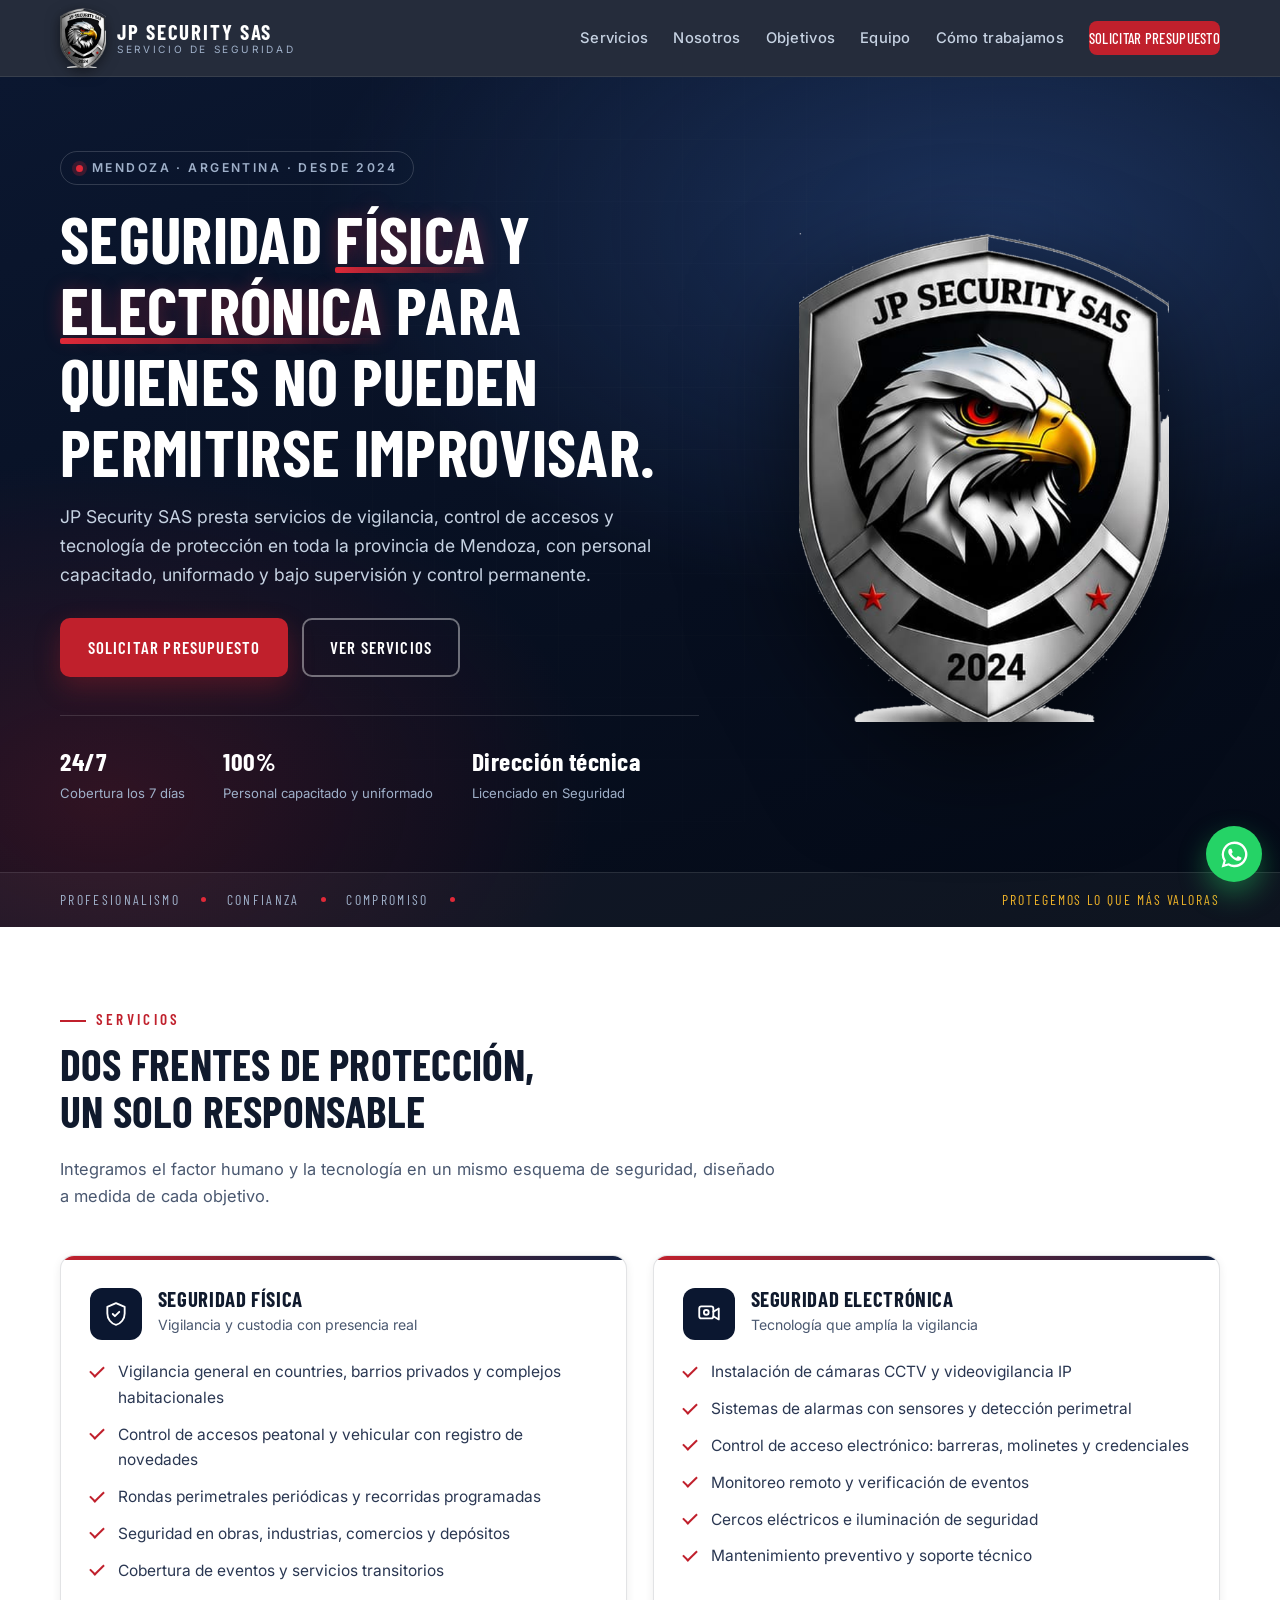
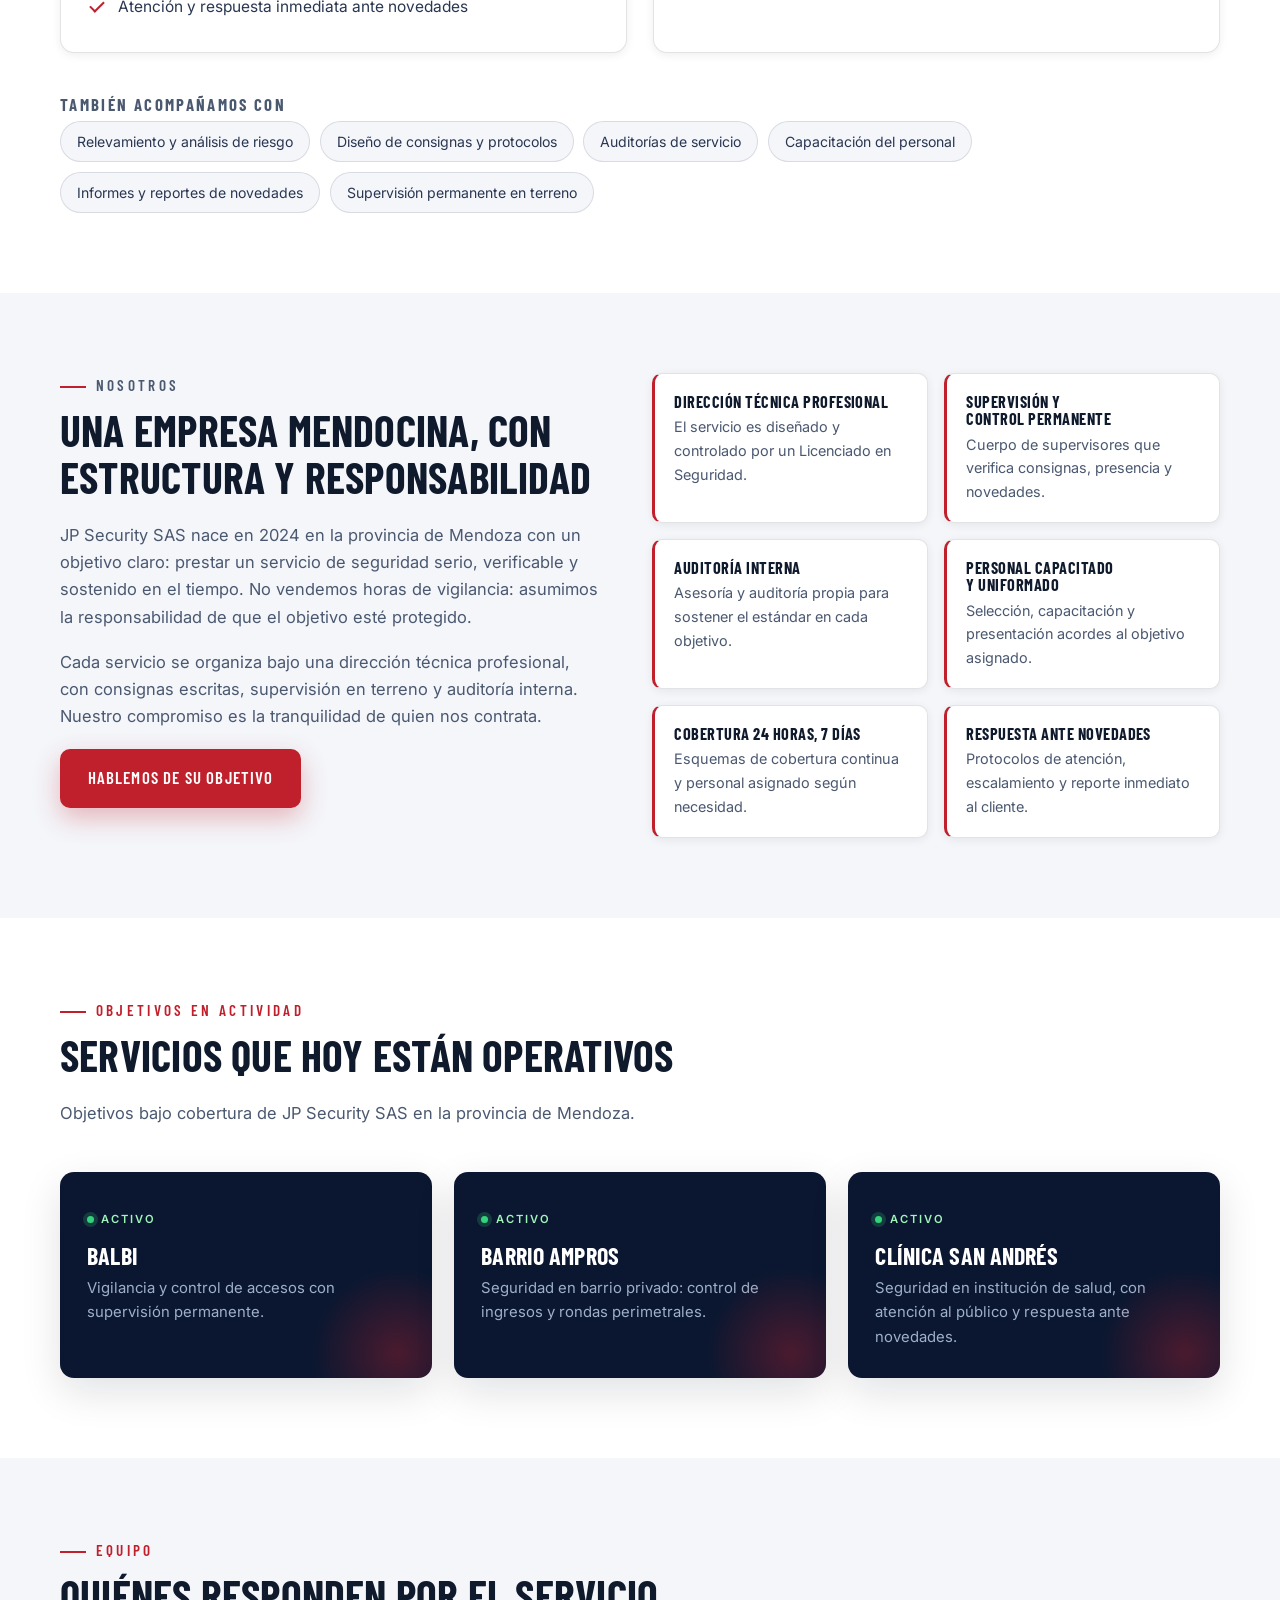
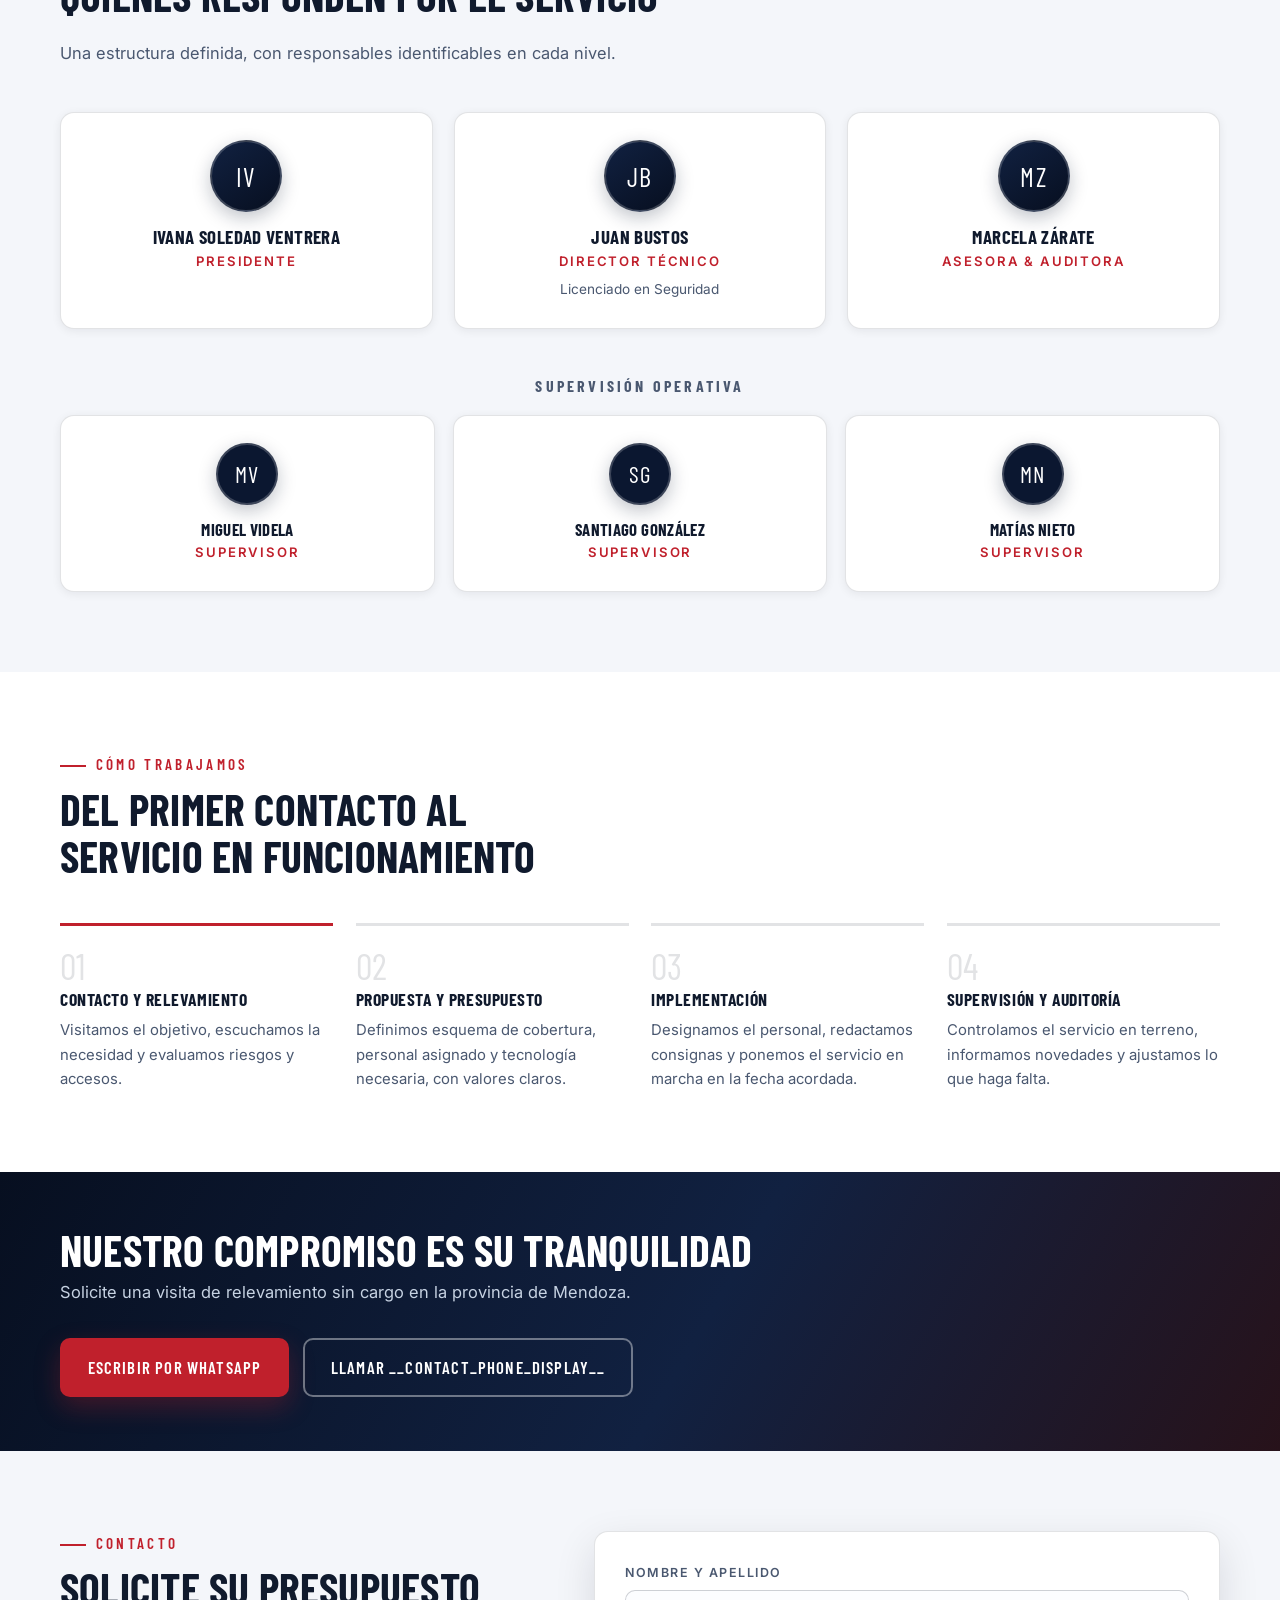
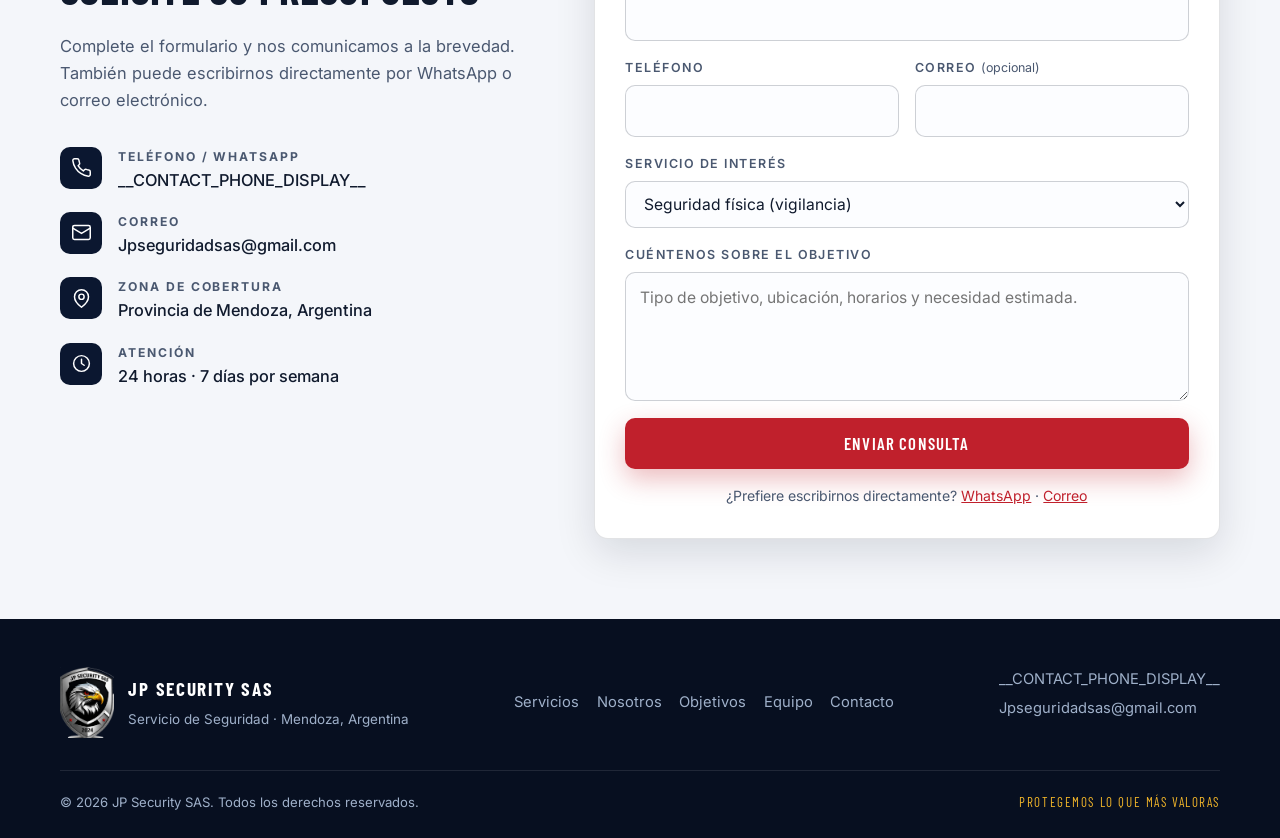
<file: index.html>
<!DOCTYPE html>
<html lang="es-AR">
<head>
<meta charset="utf-8">
<meta name="viewport" content="width=device-width, initial-scale=1">
<title>JP Security SAS — Seguridad Física y Electrónica en Mendoza</title>
<meta name="description" content="JP Security SAS: servicios de seguridad física y electrónica en la provincia de Mendoza. Vigilancia, control de accesos, CCTV, alarmas y monitoreo con supervisión permanente.">
<meta name="theme-color" content="#0b1730">
<link rel="icon" href="assets/icon-32.png" sizes="32x32">
<link rel="apple-touch-icon" href="assets/icon-180.png">
<meta property="og:type" content="website">
<meta property="og:title" content="JP Security SAS — Seguridad Física y Electrónica en Mendoza">
<meta property="og:description" content="Protegemos lo que más valoras. Vigilancia, control de accesos, CCTV, alarmas y monitoreo 24/7 en toda la provincia de Mendoza.">
<meta property="og:image" content="assets/icon-512.png">
<meta property="og:locale" content="es_AR">
<link rel="preconnect" href="https://fonts.googleapis.com">
<link rel="preconnect" href="https://fonts.gstatic.com" crossorigin>
<link href="https://fonts.googleapis.com/css2?family=Barlow+Condensed:wght@500;600;700&family=Inter:wght@400;500;600;700&display=swap" rel="stylesheet">
<link rel="stylesheet" href="styles.css?v=__ASSET_VERSION__">
<script type="application/ld+json">
{
  "@context": "https://schema.org",
  "@type": "SecurityService",
  "name": "JP Security SAS",
  "description": "Servicios de seguridad física y electrónica en la provincia de Mendoza, Argentina.",
  "image": "assets/icon-512.png",
  "telephone": "__CONTACT_PHONE_LINK__",
  "email": "Jpseguridadsas@gmail.com",
  "foundingDate": "2024",
  "areaServed": { "@type": "State", "name": "Mendoza, Argentina" },
  "address": { "@type": "PostalAddress", "addressRegion": "Mendoza", "addressCountry": "AR" }
}
</script>
</head>
<body>

<a class="skip-link" href="#main">Saltar al contenido</a>

<header class="site-header" id="top">
  <div class="wrap header-inner">
    <a class="brand" href="#top" aria-label="JP Security SAS — inicio">
      <img src="assets/logo.png" alt="" width="52" height="69" class="brand-mark">
      <span class="brand-text">
        <strong>JP SECURITY SAS</strong>
        <small>Servicio de Seguridad</small>
      </span>
    </a>

    <button class="nav-toggle" id="navToggle" aria-expanded="false" aria-controls="nav" aria-label="Abrir menú">
      <span></span><span></span><span></span>
    </button>

    <nav class="nav" id="nav" aria-label="Navegación principal">
      <a href="#servicios">Servicios</a>
      <a href="#nosotros">Nosotros</a>
      <a href="#objetivos">Objetivos</a>
      <a href="#equipo">Equipo</a>
      <a href="#proceso">Cómo trabajamos</a>
      <a class="nav-cta" href="#contacto">Solicitar presupuesto</a>
    </nav>
  </div>
</header>

<main id="main">

  <!-- ===================== HERO ===================== -->
  <section class="hero">
    <div class="hero-bg" aria-hidden="true"></div>
    <div class="wrap hero-inner">
      <div class="hero-copy">
        <p class="eyebrow"><span class="dot"></span> Mendoza · Argentina · Desde 2024</p>
        <h1>Seguridad <em>física</em> y <em>electrónica</em> para quienes no pueden permitirse improvisar.</h1>
        <p class="lead">
          JP Security SAS presta servicios de vigilancia, control de accesos y tecnología de
          protección en toda la provincia de Mendoza, con personal capacitado, uniformado y
          bajo supervisión y control permanente.
        </p>
        <div class="hero-actions">
          <a class="btn btn-primary" href="#contacto">Solicitar presupuesto</a>
          <a class="btn btn-ghost" href="#servicios">Ver servicios</a>
        </div>
        <ul class="hero-facts">
          <li><strong>24/7</strong><span>Cobertura los 7 días</span></li>
          <li><strong>100%</strong><span>Personal capacitado y uniformado</span></li>
          <li><strong>Dirección técnica</strong><span>Licenciado en Seguridad</span></li>
        </ul>
      </div>
      <div class="hero-shield">
        <img src="assets/logo.png" alt="Escudo institucional de JP Security SAS" width="530" height="700">
      </div>
    </div>
    <div class="hero-strip">
      <div class="wrap strip-inner">
        <span>Profesionalismo</span><i></i>
        <span>Confianza</span><i></i>
        <span>Compromiso</span><i></i>
        <span class="strip-claim">Protegemos lo que más valoras</span>
      </div>
    </div>
  </section>

  <!-- ===================== SERVICIOS ===================== -->
  <section id="servicios" class="section">
    <div class="wrap">
      <header class="section-head">
        <p class="kicker">Servicios</p>
        <h2>Dos frentes de protección, un solo responsable</h2>
        <p class="section-sub">
          Integramos el factor humano y la tecnología en un mismo esquema de seguridad,
          diseñado a medida de cada objetivo.
        </p>
      </header>

      <div class="svc-grid">
        <article class="svc-card">
          <div class="svc-head">
            <span class="svc-icon" aria-hidden="true">
              <svg viewBox="0 0 24 24" fill="none" stroke="currentColor" stroke-width="1.7" stroke-linecap="round" stroke-linejoin="round"><path d="M12 2 4 5.5v6c0 5 3.4 9.3 8 10.5 4.6-1.2 8-5.5 8-10.5v-6L12 2Z"/><path d="m9 12 2 2 4-4"/></svg>
            </span>
            <div>
              <h3>Seguridad Física</h3>
              <p class="svc-tag">Vigilancia y custodia con presencia real</p>
            </div>
          </div>
          <ul class="svc-list">
            <li>Vigilancia general en countries, barrios privados y complejos habitacionales</li>
            <li>Control de accesos peatonal y vehicular con registro de novedades</li>
            <li>Rondas perimetrales periódicas y recorridas programadas</li>
            <li>Seguridad en obras, industrias, comercios y depósitos</li>
            <li>Cobertura de eventos y servicios transitorios</li>
            <li>Atención y respuesta inmediata ante novedades</li>
          </ul>
        </article>

        <article class="svc-card">
          <div class="svc-head">
            <span class="svc-icon" aria-hidden="true">
              <svg viewBox="0 0 24 24" fill="none" stroke="currentColor" stroke-width="1.7" stroke-linecap="round" stroke-linejoin="round"><path d="M3 7a2 2 0 0 1 2-2h9a2 2 0 0 1 2 2v7a2 2 0 0 1-2 2H5a2 2 0 0 1-2-2V7Z"/><path d="m16 10 5-3v10l-5-3"/><circle cx="9.5" cy="10.5" r="2.2"/></svg>
            </span>
            <div>
              <h3>Seguridad Electrónica</h3>
              <p class="svc-tag">Tecnología que amplía la vigilancia</p>
            </div>
          </div>
          <ul class="svc-list">
            <li>Instalación de cámaras CCTV y videovigilancia IP</li>
            <li>Sistemas de alarmas con sensores y detección perimetral</li>
            <li>Control de acceso electrónico: barreras, molinetes y credenciales</li>
            <li>Monitoreo remoto y verificación de eventos</li>
            <li>Cercos eléctricos e iluminación de seguridad</li>
            <li>Mantenimiento preventivo y soporte técnico</li>
          </ul>
        </article>
      </div>

      <div class="svc-extra">
        <h3>También acompañamos con</h3>
        <ul class="chips">
          <li>Relevamiento y análisis de riesgo</li>
          <li>Diseño de consignas y protocolos</li>
          <li>Auditorías de servicio</li>
          <li>Capacitación del personal</li>
          <li>Informes y reportes de novedades</li>
          <li>Supervisión permanente en terreno</li>
        </ul>
      </div>
    </div>
  </section>

  <!-- ===================== NOSOTROS ===================== -->
  <section id="nosotros" class="section section-alt">
    <div class="wrap two-col">
      <div>
        <p class="kicker">Nosotros</p>
        <h2>Una empresa mendocina, con estructura y responsabilidad</h2>
        <p>
          JP Security SAS nace en 2024 en la provincia de Mendoza con un objetivo claro:
          prestar un servicio de seguridad serio, verificable y sostenido en el tiempo.
          No vendemos horas de vigilancia: asumimos la responsabilidad de que el objetivo
          esté protegido.
        </p>
        <p>
          Cada servicio se organiza bajo una dirección técnica profesional, con consignas
          escritas, supervisión en terreno y auditoría interna. Nuestro compromiso es la
          tranquilidad de quien nos contrata.
        </p>
        <a class="btn btn-primary" href="#contacto">Hablemos de su objetivo</a>
      </div>

      <ul class="value-grid">
        <li>
          <h3>Dirección técnica profesional</h3>
          <p>El servicio es diseñado y controlado por un Licenciado en Seguridad.</p>
        </li>
        <li>
          <h3>Supervisión y control permanente</h3>
          <p>Cuerpo de supervisores que verifica consignas, presencia y novedades.</p>
        </li>
        <li>
          <h3>Auditoría interna</h3>
          <p>Asesoría y auditoría propia para sostener el estándar en cada objetivo.</p>
        </li>
        <li>
          <h3>Personal capacitado y uniformado</h3>
          <p>Selección, capacitación y presentación acordes al objetivo asignado.</p>
        </li>
        <li>
          <h3>Cobertura 24 horas, 7 días</h3>
          <p>Esquemas de cobertura continua y personal asignado según necesidad.</p>
        </li>
        <li>
          <h3>Respuesta ante novedades</h3>
          <p>Protocolos de atención, escalamiento y reporte inmediato al cliente.</p>
        </li>
      </ul>
    </div>
  </section>

  <!-- ===================== OBJETIVOS ===================== -->
  <section id="objetivos" class="section">
    <div class="wrap">
      <header class="section-head">
        <p class="kicker">Objetivos en actividad</p>
        <h2>Servicios que hoy están operativos</h2>
        <p class="section-sub">Objetivos bajo cobertura de JP Security SAS en la provincia de Mendoza.</p>
      </header>

      <div class="obj-grid">
        <article class="obj-card">
          <span class="obj-badge">Activo</span>
          <h3>Balbi</h3>
          <p>Vigilancia y control de accesos con supervisión permanente.</p>
        </article>
        <article class="obj-card">
          <span class="obj-badge">Activo</span>
          <h3>Barrio AMPROS</h3>
          <p>Seguridad en barrio privado: control de ingresos y rondas perimetrales.</p>
        </article>
        <article class="obj-card">
          <span class="obj-badge">Activo</span>
          <h3>Clínica San Andrés</h3>
          <p>Seguridad en institución de salud, con atención al público y respuesta ante novedades.</p>
        </article>
      </div>
    </div>
  </section>

  <!-- ===================== EQUIPO ===================== -->
  <section id="equipo" class="section section-alt">
    <div class="wrap">
      <header class="section-head">
        <p class="kicker">Equipo</p>
        <h2>Quiénes responden por el servicio</h2>
        <p class="section-sub">Una estructura definida, con responsables identificables en cada nivel.</p>
      </header>

      <div class="team-lead">
        <article class="team-card team-card-lead">
          <span class="team-initials" aria-hidden="true">IV</span>
          <h3>Ivana Soledad Ventrera</h3>
          <p class="team-role">Presidente</p>
        </article>
        <article class="team-card team-card-lead">
          <span class="team-initials" aria-hidden="true">JB</span>
          <h3>Juan Bustos</h3>
          <p class="team-role">Director Técnico</p>
          <p class="team-note">Licenciado en Seguridad</p>
        </article>
        <article class="team-card team-card-lead">
          <span class="team-initials" aria-hidden="true">MZ</span>
          <h3>Marcela Zárate</h3>
          <p class="team-role">Asesora &amp; Auditora</p>
        </article>
      </div>

      <h3 class="team-subtitle">Supervisión operativa</h3>
      <div class="team-grid">
        <article class="team-card">
          <span class="team-initials" aria-hidden="true">MV</span>
          <h4>Miguel Videla</h4>
          <p class="team-role">Supervisor</p>
        </article>
        <article class="team-card">
          <span class="team-initials" aria-hidden="true">SG</span>
          <h4>Santiago González</h4>
          <p class="team-role">Supervisor</p>
        </article>
        <article class="team-card">
          <span class="team-initials" aria-hidden="true">MN</span>
          <h4>Matías Nieto</h4>
          <p class="team-role">Supervisor</p>
        </article>
      </div>
    </div>
  </section>

  <!-- ===================== PROCESO ===================== -->
  <section id="proceso" class="section">
    <div class="wrap">
      <header class="section-head">
        <p class="kicker">Cómo trabajamos</p>
        <h2>Del primer contacto al servicio en funcionamiento</h2>
      </header>

      <ol class="steps">
        <li>
          <span class="step-num">01</span>
          <h3>Contacto y relevamiento</h3>
          <p>Visitamos el objetivo, escuchamos la necesidad y evaluamos riesgos y accesos.</p>
        </li>
        <li>
          <span class="step-num">02</span>
          <h3>Propuesta y presupuesto</h3>
          <p>Definimos esquema de cobertura, personal asignado y tecnología necesaria, con valores claros.</p>
        </li>
        <li>
          <span class="step-num">03</span>
          <h3>Implementación</h3>
          <p>Designamos el personal, redactamos consignas y ponemos el servicio en marcha en la fecha acordada.</p>
        </li>
        <li>
          <span class="step-num">04</span>
          <h3>Supervisión y auditoría</h3>
          <p>Controlamos el servicio en terreno, informamos novedades y ajustamos lo que haga falta.</p>
        </li>
      </ol>
    </div>
  </section>

  <!-- ===================== CTA BANNER ===================== -->
  <section class="cta-banner">
    <div class="wrap cta-inner">
      <div>
        <h2>Nuestro compromiso es su tranquilidad</h2>
        <p>Solicite una visita de relevamiento sin cargo en la provincia de Mendoza.</p>
      </div>
      <div class="cta-actions">
        <a class="btn btn-primary" href="https://wa.me/__CONTACT_WHATSAPP__?text=Hola%20JP%20Security%20SAS%2C%20quisiera%20solicitar%20un%20presupuesto." target="_blank" rel="noopener">Escribir por WhatsApp</a>
        <a class="btn btn-ghost" href="tel:__CONTACT_PHONE_LINK__">Llamar __CONTACT_PHONE_DISPLAY__</a>
      </div>
    </div>
  </section>

  <!-- ===================== CONTACTO ===================== -->
  <section id="contacto" class="section section-alt">
    <div class="wrap contact-grid">
      <div>
        <p class="kicker">Contacto</p>
        <h2>Solicite su presupuesto</h2>
        <p class="section-sub">
          Complete el formulario y nos comunicamos a la brevedad. También puede escribirnos
          directamente por WhatsApp o correo electrónico.
        </p>

        <ul class="contact-list">
          <li>
            <span class="ci" aria-hidden="true">
              <svg viewBox="0 0 24 24" fill="none" stroke="currentColor" stroke-width="1.7" stroke-linecap="round" stroke-linejoin="round"><path d="M22 16.9v3a2 2 0 0 1-2.2 2 19.8 19.8 0 0 1-8.6-3.1 19.5 19.5 0 0 1-6-6A19.8 19.8 0 0 1 2.1 4.2 2 2 0 0 1 4.1 2h3a2 2 0 0 1 2 1.7c.1 1 .4 1.9.7 2.8a2 2 0 0 1-.4 2.1L8.1 9.9a16 16 0 0 0 6 6l1.3-1.3a2 2 0 0 1 2.1-.5c.9.3 1.8.6 2.8.7a2 2 0 0 1 1.7 2.1Z"/></svg>
            </span>
            <div><strong>Teléfono / WhatsApp</strong><a href="tel:__CONTACT_PHONE_LINK__">__CONTACT_PHONE_DISPLAY__</a></div>
          </li>
          <li>
            <span class="ci" aria-hidden="true">
              <svg viewBox="0 0 24 24" fill="none" stroke="currentColor" stroke-width="1.7" stroke-linecap="round" stroke-linejoin="round"><rect x="2" y="4" width="20" height="16" rx="2"/><path d="m2 7 10 6 10-6"/></svg>
            </span>
            <div><strong>Correo</strong><a href="mailto:Jpseguridadsas@gmail.com">Jpseguridadsas@gmail.com</a></div>
          </li>
          <li>
            <span class="ci" aria-hidden="true">
              <svg viewBox="0 0 24 24" fill="none" stroke="currentColor" stroke-width="1.7" stroke-linecap="round" stroke-linejoin="round"><path d="M20 10c0 6-8 12-8 12s-8-6-8-12a8 8 0 0 1 16 0Z"/><circle cx="12" cy="10" r="3"/></svg>
            </span>
            <div><strong>Zona de cobertura</strong><span>Provincia de Mendoza, Argentina</span></div>
          </li>
          <li>
            <span class="ci" aria-hidden="true">
              <svg viewBox="0 0 24 24" fill="none" stroke="currentColor" stroke-width="1.7" stroke-linecap="round" stroke-linejoin="round"><circle cx="12" cy="12" r="9"/><path d="M12 7v5l3 2"/></svg>
            </span>
            <div><strong>Atención</strong><span>24 horas · 7 días por semana</span></div>
          </li>
        </ul>
      </div>

      <form class="form" id="contactForm" novalidate>
        <div class="field">
          <label for="f-nombre">Nombre y apellido</label>
          <input id="f-nombre" name="nombre" type="text" autocomplete="name" required>
        </div>
        <div class="field-row">
          <div class="field">
            <label for="f-tel">Teléfono</label>
            <input id="f-tel" name="telefono" type="tel" autocomplete="tel" inputmode="tel" required>
          </div>
          <div class="field">
            <label for="f-email">Correo <span class="opt">(opcional)</span></label>
            <input id="f-email" name="email" type="email" autocomplete="email">
          </div>
        </div>
        <div class="field">
          <label for="f-servicio">Servicio de interés</label>
          <select id="f-servicio" name="servicio">
            <option>Seguridad física (vigilancia)</option>
            <option>Seguridad electrónica (CCTV / alarmas)</option>
            <option>Servicio integral (física + electrónica)</option>
            <option>Evento o servicio transitorio</option>
            <option>Otro / a definir</option>
          </select>
        </div>
        <div class="field">
          <label for="f-mensaje">Cuéntenos sobre el objetivo</label>
          <textarea id="f-mensaje" name="mensaje" rows="4" placeholder="Tipo de objetivo, ubicación, horarios y necesidad estimada."></textarea>
        </div>
        <button class="btn btn-primary btn-block" type="submit" id="formSubmit">Enviar consulta</button>

        <p class="form-alt">
          ¿Prefiere escribirnos directamente?
          <a href="https://wa.me/__CONTACT_WHATSAPP__?text=Hola%20JP%20Security%20SAS%2C%20quisiera%20solicitar%20un%20presupuesto." target="_blank" rel="noopener">WhatsApp</a>
          ·
          <a href="mailto:Jpseguridadsas@gmail.com?subject=Consulta%20de%20servicio%20-%20JP%20Security%20SAS">Correo</a>
        </p>

        <p class="form-msg form-error" id="formError" role="alert" hidden></p>
        <p class="form-msg form-ok" id="formOk" role="status" hidden></p>
      </form>
    </div>
  </section>

</main>

<footer class="site-footer">
  <div class="wrap footer-inner">
    <div class="footer-brand">
      <img src="assets/logo.png" alt="" width="60" height="79">
      <div>
        <strong>JP SECURITY SAS</strong>
        <span>Servicio de Seguridad · Mendoza, Argentina</span>
      </div>
    </div>
    <nav class="footer-nav" aria-label="Navegación del pie">
      <a href="#servicios">Servicios</a>
      <a href="#nosotros">Nosotros</a>
      <a href="#objetivos">Objetivos</a>
      <a href="#equipo">Equipo</a>
      <a href="#contacto">Contacto</a>
    </nav>
    <div class="footer-contact">
      <a href="tel:__CONTACT_PHONE_LINK__">__CONTACT_PHONE_DISPLAY__</a>
      <a href="mailto:Jpseguridadsas@gmail.com">Jpseguridadsas@gmail.com</a>
    </div>
  </div>
  <div class="wrap footer-bottom">
    <span>© <span id="year">2026</span> JP Security SAS. Todos los derechos reservados.</span>
    <span class="footer-claim">Protegemos lo que más valoras</span>
  </div>
</footer>

<a class="wa-float" href="https://wa.me/__CONTACT_WHATSAPP__?text=Hola%20JP%20Security%20SAS%2C%20quisiera%20solicitar%20un%20presupuesto." target="_blank" rel="noopener" aria-label="Escribir por WhatsApp">
  <svg viewBox="0 0 24 24" fill="currentColor" aria-hidden="true"><path d="M12.04 2a9.9 9.9 0 0 0-8.5 14.9L2 22l5.25-1.47A9.9 9.9 0 1 0 12.04 2Zm0 1.8a8.1 8.1 0 1 1-4.1 15.08l-.3-.17-3.12.87.85-3.04-.2-.31A8.1 8.1 0 0 1 12.04 3.8Zm4.66 10.33c-.25-.13-1.48-.73-1.7-.81-.23-.09-.4-.13-.56.12s-.64.8-.79.97c-.14.17-.29.19-.54.06a6.64 6.64 0 0 1-1.95-1.2 7.33 7.33 0 0 1-1.35-1.68c-.14-.25-.01-.38.11-.5.11-.12.25-.29.37-.44.12-.15.16-.25.25-.42.08-.17.04-.31-.02-.44-.06-.12-.56-1.35-.77-1.85-.2-.48-.4-.42-.56-.43h-.47c-.17 0-.44.06-.67.31-.23.25-.87.85-.87 2.08s.9 2.41 1.02 2.58c.12.17 1.76 2.69 4.27 3.77.6.26 1.06.41 1.42.53.6.19 1.14.16 1.57.1.48-.07 1.48-.6 1.69-1.19.21-.58.21-1.08.15-1.19-.06-.1-.23-.16-.48-.29Z"/></svg>
</a>

<script src="script.js?v=__ASSET_VERSION__"></script>
</body>
</html>
</file>
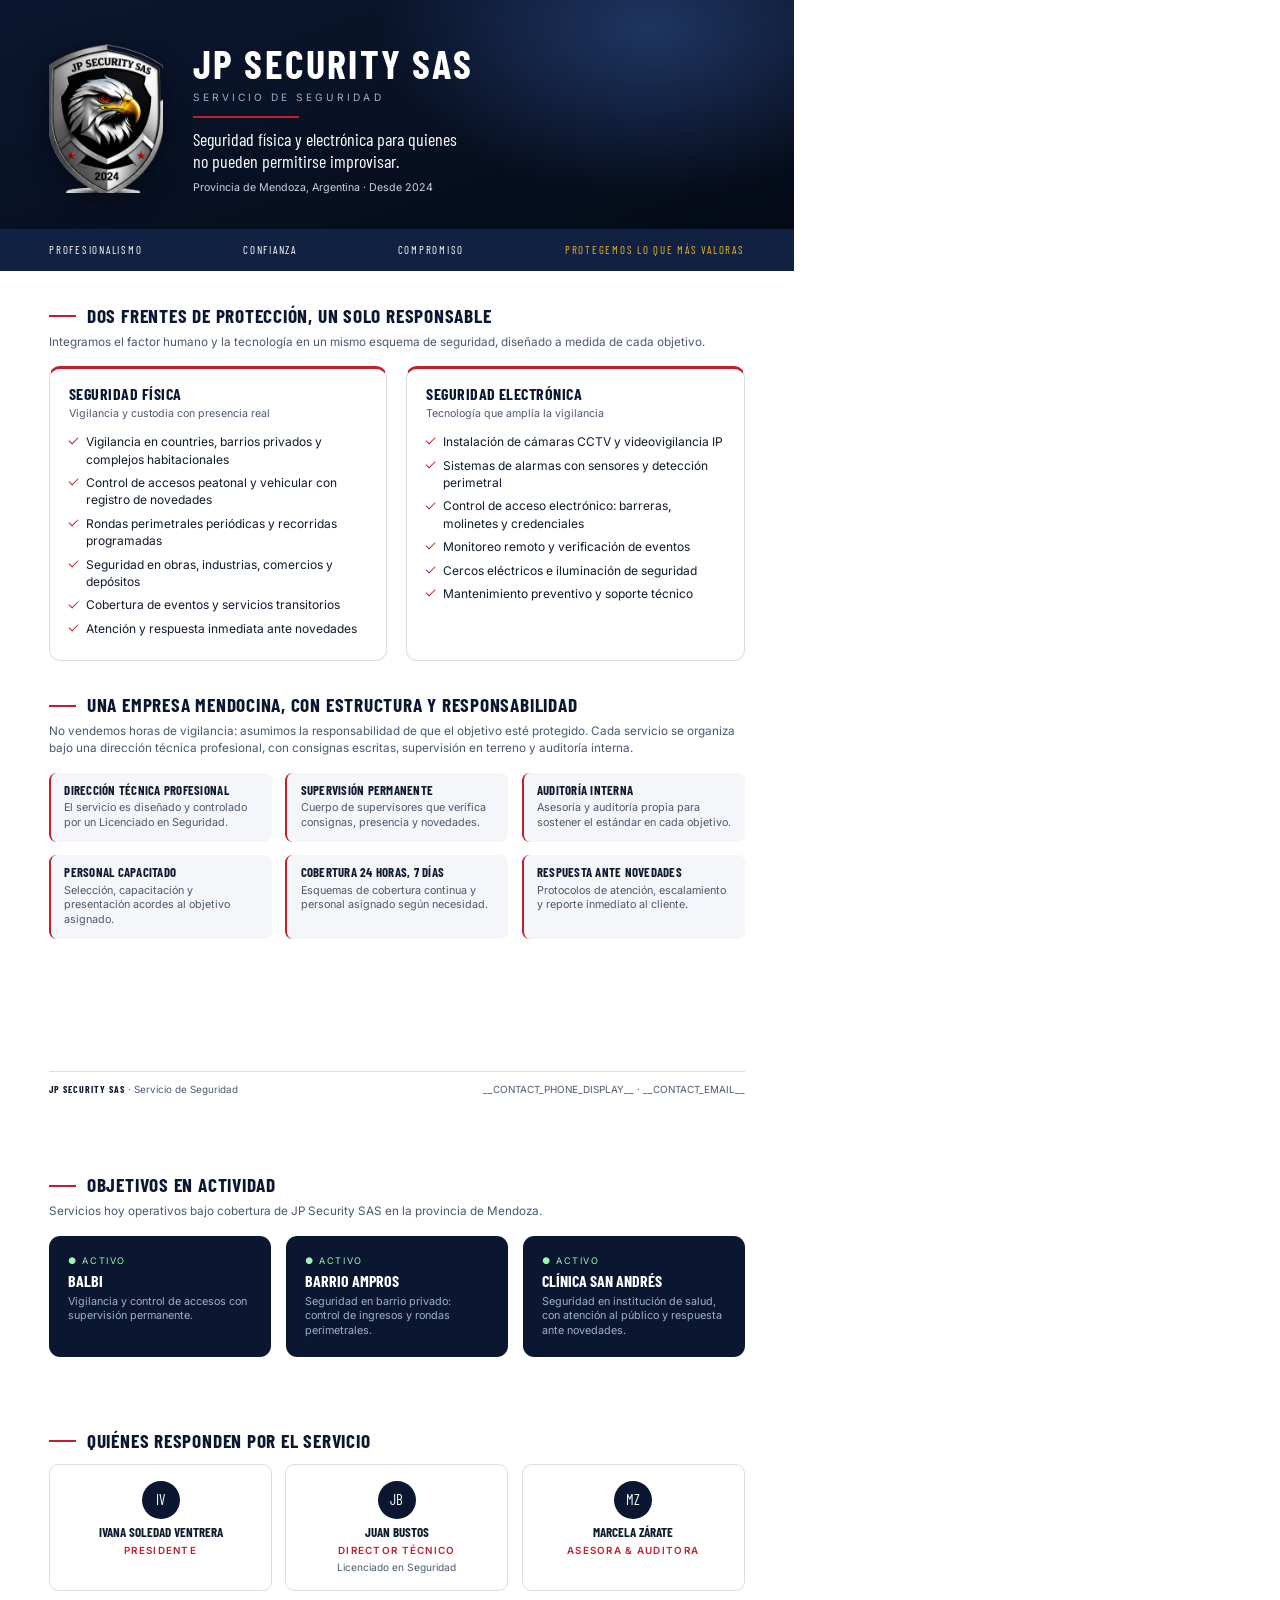
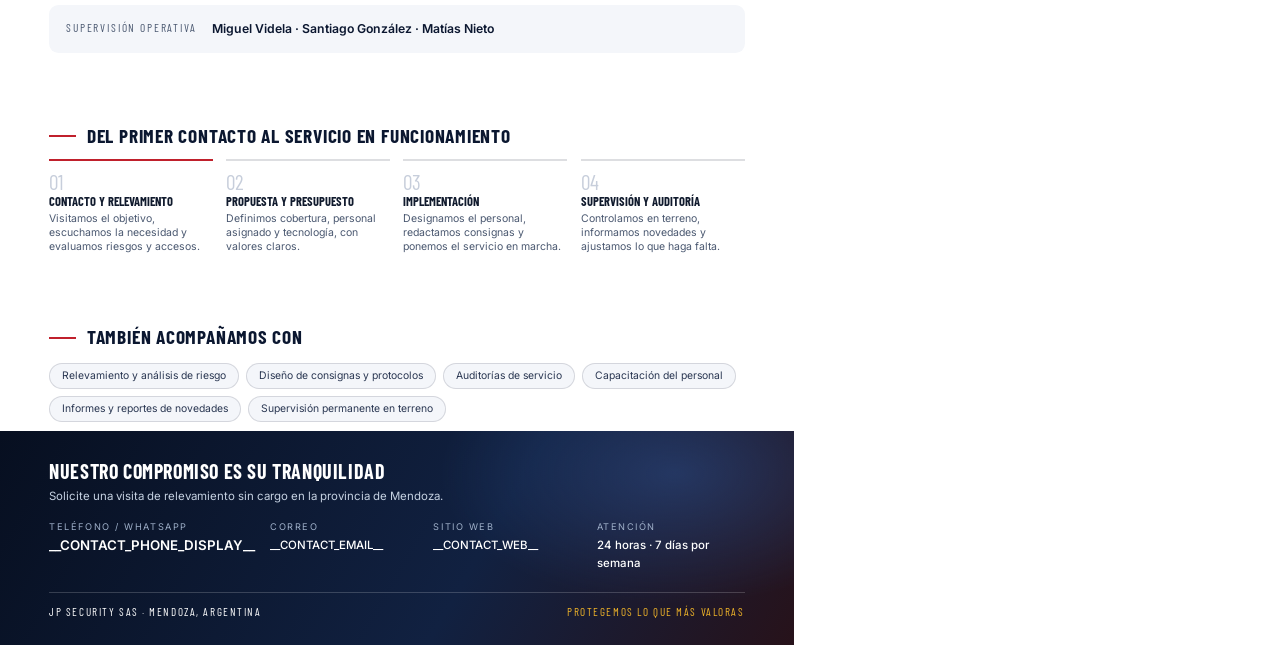
<file: brochure/brochure.html>
<!DOCTYPE html>
<html lang="es-AR">
<head>
<meta charset="utf-8">
<title>JP Security SAS — Brochure institucional</title>
<link rel="preconnect" href="https://fonts.googleapis.com">
<link rel="preconnect" href="https://fonts.gstatic.com" crossorigin>
<link href="https://fonts.googleapis.com/css2?family=Barlow+Condensed:wght@500;600;700&family=Inter:wght@400;500;600;700&display=swap" rel="stylesheet">
<style>
/* ==========================================================
   JP Security SAS — Brochure A4, 2 páginas
   Misma paleta e identidad que el sitio.
   ========================================================== */
:root{
  --navy-900:#070f20;
  --navy-800:#0b1730;
  --navy-700:#112141;
  --steel-300:#9fb0c9;
  --steel-200:#c6d2e2;
  --paper:#f4f6fa;
  --red:#c0202c;
  --gold:#f0b429;
  --text:#101a2d;
  --text-soft:#4a5870;
  --line:rgba(16,26,45,.14);
  --h:'Barlow Condensed','Arial Narrow',sans-serif;
  --b:'Inter',system-ui,sans-serif;
}

*,*::before,*::after{box-sizing:border-box;}
html,body{margin:0;padding:0;}
body{
  font-family:var(--b);
  color:var(--text);
  font-size:9.6pt;
  line-height:1.45;
  -webkit-print-color-adjust:exact;
  print-color-adjust:exact;
}

@page{ size:A4; margin:0; }

.hoja{
  display:flex;
  flex-direction:column;
  width:210mm;
  height:297mm;
  padding:0;
  position:relative;
  overflow:hidden;
  background:#fff;
  page-break-after:always;
  break-after:page;
}
.hoja:last-child{ page-break-after:auto; break-after:auto; }

.cuerpo{ padding:9mm 13mm; }

/* Hoja 2: las secciones se reparten en el alto libre sobre el pie */
/* Hoja 1: el aire sobrante queda al pie, no partiendo la página al medio */
.cuerpo-1{ flex:1; padding-bottom:18mm; }
.cuerpo-1 section + section{ margin-top:9mm; }

.cuerpo-2{
  height:calc(297mm - 50mm);
  display:flex;
  flex-direction:column;
  justify-content:space-between;
  padding-top:14mm;
}
.cuerpo-2 .titulo{ margin-top:0; }

h1,h2,h3,h4{ font-family:var(--h); margin:0; line-height:1.06; }

/* ---------- Encabezado de portada ---------- */
.portada-top{
  background:
    radial-gradient(420px 260px at 82% 12%, rgba(45,78,138,.6), transparent 65%),
    linear-gradient(160deg,var(--navy-800) 0%, var(--navy-900) 62%, #040a16 100%);
  color:#fff;
  padding:11mm 13mm 9mm;
  display:flex;
  gap:8mm;
  align-items:center;
}
.portada-top img{ width:30mm; height:auto; flex:none;
  filter:drop-shadow(0 4px 12px rgba(0,0,0,.55)); }
.marca h1{ font-size:30pt; letter-spacing:.055em; text-transform:uppercase; }
.marca .bajada{
  font-size:7.6pt; letter-spacing:.3em; text-transform:uppercase;
  color:var(--steel-300); margin-top:1.5mm;
}
.marca .linea{ width:28mm; height:2px; background:var(--red); margin:3mm 0; }
.marca .claim{ font-family:var(--h); font-size:13.5pt; color:#fff; line-height:1.2; }
.marca .lugar{ font-size:8pt; color:var(--steel-200); margin-top:2mm; }

/* ---------- Franja de atributos ---------- */
.franja{
  background:var(--navy-700); color:#fff;
  padding:3.5mm 13mm;
  display:flex; justify-content:space-between; align-items:center;
  font-family:var(--h); text-transform:uppercase;
  letter-spacing:.16em; font-size:8.2pt;
}
.franja .dorado{ color:var(--gold); }

/* ---------- Títulos de sección ---------- */
.titulo{ display:flex; align-items:center; gap:3mm; margin:0 0 3.5mm; }
.titulo::before{ content:""; width:7mm; height:2px; background:var(--red); flex:none; }
.titulo h2{
  font-size:14.5pt; text-transform:uppercase; letter-spacing:.04em; color:var(--navy-800);
}

/* ---------- Servicios ---------- */
.servicios{ display:grid; grid-template-columns:1fr 1fr; gap:5mm; }
.servicio{
  border:1px solid var(--line); border-radius:3mm; padding:4.5mm 5mm;
  border-top:3px solid var(--red);
  background:#fff;
}
.servicio h3{
  font-size:12pt; text-transform:uppercase; letter-spacing:.03em;
  color:var(--navy-800); margin-bottom:1mm;
}
.servicio .sub{ font-size:8pt; color:var(--text-soft); margin-bottom:3mm; }
.servicio ul{ list-style:none; margin:0; padding:0; }
.servicio li{ position:relative; padding-left:4.5mm; margin-bottom:1.6mm; font-size:9pt; }
.servicio li::before{
  content:""; position:absolute; left:0; top:1.1mm;
  width:2.4mm; height:1.3mm; border-left:1.6px solid var(--red);
  border-bottom:1.6px solid var(--red); transform:rotate(-45deg);
}

.apoyo{ margin-top:4mm; display:flex; flex-wrap:wrap; gap:1.8mm; }
.apoyo span{
  background:var(--paper); border:1px solid var(--line); border-radius:9mm;
  padding:1.2mm 3.2mm; font-size:7.8pt; color:#2a3752;
}

/* ---------- Diferenciales ---------- */
.valores{ display:grid; grid-template-columns:repeat(3,1fr); gap:3.5mm; }
.valor{
  background:var(--paper); border-left:2.5px solid var(--red);
  border-radius:2mm; padding:3mm 3.5mm;
}
.valor h4{ font-size:9.6pt; text-transform:uppercase; letter-spacing:.02em; margin-bottom:1mm; }
.valor p{ margin:0; font-size:8.1pt; color:var(--text-soft); line-height:1.35; }

/* ---------- Objetivos ---------- */
.objetivos{ display:grid; grid-template-columns:repeat(3,1fr); gap:4mm; }
.objetivo{
  background:var(--navy-800); color:#fff; border-radius:3mm; padding:5mm 5mm;
  -webkit-print-color-adjust:exact; print-color-adjust:exact;
}
.objetivo .activo{
  font-size:6.8pt; letter-spacing:.18em; text-transform:uppercase;
  color:#9ff5b9; display:block; margin-bottom:1.5mm;
}
.objetivo h3{ font-size:12pt; text-transform:uppercase; margin-bottom:1.2mm; }
.objetivo p{ margin:0; font-size:8.1pt; color:var(--steel-300); line-height:1.35; }

/* ---------- Equipo ---------- */
.equipo{ display:grid; grid-template-columns:repeat(3,1fr); gap:3.5mm; margin-bottom:3.5mm; }
.persona{
  border:1px solid var(--line); border-radius:2.5mm; padding:4.2mm 3.2mm;
  text-align:center;
}
.persona .inicial{
  width:10mm; height:10mm; border-radius:50%; background:var(--navy-800); color:#fff;
  font-family:var(--h); font-size:11pt; line-height:10mm; margin:0 auto 2mm;
}
.persona h4{ font-size:9.8pt; text-transform:uppercase; margin-bottom:.6mm; }
.persona .cargo{
  font-size:7.4pt; letter-spacing:.13em; text-transform:uppercase;
  color:var(--red); font-weight:600;
}
.persona .nota{ font-size:7.6pt; color:var(--text-soft); margin-top:.8mm; }

.supervisores{
  background:var(--paper); border-radius:2.5mm; padding:4mm 4.5mm;
  display:flex; align-items:center; gap:4mm; flex-wrap:wrap;
}
.supervisores .rotulo{
  font-family:var(--h); font-size:8.6pt; letter-spacing:.16em;
  text-transform:uppercase; color:var(--text-soft);
}
.supervisores .nombres{ font-size:9.2pt; font-weight:600; color:var(--navy-800); }

/* ---------- Proceso ---------- */
.pasos{ display:grid; grid-template-columns:repeat(4,1fr); gap:3.5mm; }
.paso{ border-top:2.5px solid var(--line); padding-top:2.5mm; }
.paso:first-child{ border-top-color:var(--red); }
.paso .num{ font-family:var(--h); font-size:16pt; color:#c7cedb; line-height:1; }
.paso h4{ font-size:9.4pt; text-transform:uppercase; margin:.8mm 0 .8mm; }
.paso p{ margin:0; font-size:7.9pt; color:var(--text-soft); line-height:1.35; }

/* ---------- Contacto ---------- */
.contacto{
  position:absolute; left:0; right:0; bottom:0;
  background-color:var(--navy-900);
  background-image:
    radial-gradient(360px 200px at 85% 20%, rgba(45,78,138,.55), transparent 65%),
    linear-gradient(120deg, rgba(7,15,32,1), rgba(17,33,65,1) 60%, rgba(39,18,26,1));
  color:#fff; padding:8mm 13mm 6.5mm;
  -webkit-print-color-adjust:exact; print-color-adjust:exact;
}
.contacto h2{
  font-size:15pt; text-transform:uppercase; letter-spacing:.03em; margin-bottom:1.5mm;
}
.contacto .intro{ font-size:8.6pt; color:var(--steel-200); margin:0 0 4mm; }
.datos{ display:grid; grid-template-columns:repeat(4,1fr); gap:4mm; }
.dato .rot{
  font-size:6.9pt; letter-spacing:.17em; text-transform:uppercase;
  color:var(--steel-300); display:block; margin-bottom:.8mm;
}
.dato .val{ font-size:10pt; font-weight:600; }
.dato .val.chico{ font-size:8.6pt; font-weight:500; }
.cierre{
  margin-top:5mm; padding-top:3mm; border-top:1px solid rgba(255,255,255,.18);
  display:flex; justify-content:space-between; align-items:center;
  font-family:var(--h); text-transform:uppercase; letter-spacing:.14em; font-size:8.4pt;
}
.cierre .dorado{ color:var(--gold); }

/* ---------- Pie de la hoja 1 ---------- */
.pie-hoja{
  position:absolute; left:13mm; right:13mm; bottom:7mm;
  display:flex; justify-content:space-between; align-items:center;
  font-size:7.4pt; color:var(--text-soft);
  border-top:1px solid var(--line); padding-top:2.5mm;
}
.pie-hoja strong{ color:var(--navy-800); font-family:var(--h); letter-spacing:.1em; }
</style>
</head>
<body>

<!-- ================== HOJA 1 ================== -->
<section class="hoja">

  <header class="portada-top">
    <img src="../assets/logo.png" alt="Escudo de JP Security SAS">
    <div class="marca">
      <h1>JP Security SAS</h1>
      <div class="bajada">Servicio de Seguridad</div>
      <div class="linea"></div>
      <div class="claim">Seguridad física y electrónica para quienes<br>no pueden permitirse improvisar.</div>
      <div class="lugar">Provincia de Mendoza, Argentina · Desde 2024</div>
    </div>
  </header>

  <div class="franja">
    <span>Profesionalismo</span>
    <span>Confianza</span>
    <span>Compromiso</span>
    <span class="dorado">Protegemos lo que más valoras</span>
  </div>

  <div class="cuerpo cuerpo-1">

    <section>
    <div class="titulo"><h2>Dos frentes de protección, un solo responsable</h2></div>
    <p style="margin:-1.5mm 0 4mm;color:var(--text-soft);font-size:8.8pt;">
      Integramos el factor humano y la tecnología en un mismo esquema de seguridad,
      diseñado a medida de cada objetivo.
    </p>

    <div class="servicios">
      <article class="servicio">
        <h3>Seguridad Física</h3>
        <div class="sub">Vigilancia y custodia con presencia real</div>
        <ul>
          <li>Vigilancia en countries, barrios privados y complejos habitacionales</li>
          <li>Control de accesos peatonal y vehicular con registro de novedades</li>
          <li>Rondas perimetrales periódicas y recorridas programadas</li>
          <li>Seguridad en obras, industrias, comercios y depósitos</li>
          <li>Cobertura de eventos y servicios transitorios</li>
          <li>Atención y respuesta inmediata ante novedades</li>
        </ul>
      </article>

      <article class="servicio">
        <h3>Seguridad Electrónica</h3>
        <div class="sub">Tecnología que amplía la vigilancia</div>
        <ul>
          <li>Instalación de cámaras CCTV y videovigilancia IP</li>
          <li>Sistemas de alarmas con sensores y detección perimetral</li>
          <li>Control de acceso electrónico: barreras, molinetes y credenciales</li>
          <li>Monitoreo remoto y verificación de eventos</li>
          <li>Cercos eléctricos e iluminación de seguridad</li>
          <li>Mantenimiento preventivo y soporte técnico</li>
        </ul>
      </article>
    </div>
    </section>

    <section>
    <div class="titulo"><h2>Una empresa mendocina, con estructura y responsabilidad</h2></div>
    <p style="margin:-1.5mm 0 4mm;color:var(--text-soft);font-size:8.8pt;">
      No vendemos horas de vigilancia: asumimos la responsabilidad de que el objetivo
      esté protegido. Cada servicio se organiza bajo una dirección técnica profesional,
      con consignas escritas, supervisión en terreno y auditoría interna.
    </p>

    <div class="valores">
      <div class="valor">
        <h4>Dirección técnica profesional</h4>
        <p>El servicio es diseñado y controlado por un Licenciado en Seguridad.</p>
      </div>
      <div class="valor">
        <h4>Supervisión permanente</h4>
        <p>Cuerpo de supervisores que verifica consignas, presencia y novedades.</p>
      </div>
      <div class="valor">
        <h4>Auditoría interna</h4>
        <p>Asesoría y auditoría propia para sostener el estándar en cada objetivo.</p>
      </div>
      <div class="valor">
        <h4>Personal capacitado</h4>
        <p>Selección, capacitación y presentación acordes al objetivo asignado.</p>
      </div>
      <div class="valor">
        <h4>Cobertura 24 horas, 7 días</h4>
        <p>Esquemas de cobertura continua y personal asignado según necesidad.</p>
      </div>
      <div class="valor">
        <h4>Respuesta ante novedades</h4>
        <p>Protocolos de atención, escalamiento y reporte inmediato al cliente.</p>
      </div>
    </div>
    </section>

  </div>

  <div class="pie-hoja">
    <span><strong>JP SECURITY SAS</strong> · Servicio de Seguridad</span>
    <span>__CONTACT_PHONE_DISPLAY__ · __CONTACT_EMAIL__</span>
  </div>
</section>

<!-- ================== HOJA 2 ================== -->
<section class="hoja">
  <div class="cuerpo cuerpo-2">

    <section><div class="titulo"><h2>Objetivos en actividad</h2></div>
    <p style="margin:-1.5mm 0 4mm;color:var(--text-soft);font-size:8.8pt;">
      Servicios hoy operativos bajo cobertura de JP Security SAS en la provincia de Mendoza.
    </p>

    <div class="objetivos">
      <article class="objetivo">
        <span class="activo">● Activo</span>
        <h3>Balbi</h3>
        <p>Vigilancia y control de accesos con supervisión permanente.</p>
      </article>
      <article class="objetivo">
        <span class="activo">● Activo</span>
        <h3>Barrio AMPROS</h3>
        <p>Seguridad en barrio privado: control de ingresos y rondas perimetrales.</p>
      </article>
      <article class="objetivo">
        <span class="activo">● Activo</span>
        <h3>Clínica San Andrés</h3>
        <p>Seguridad en institución de salud, con atención al público y respuesta ante novedades.</p>
      </article>
    </div>
    </section>

    <section><div class="titulo"><h2>Quiénes responden por el servicio</h2></div>

    <div class="equipo">
      <article class="persona">
        <div class="inicial">IV</div>
        <h4>Ivana Soledad Ventrera</h4>
        <div class="cargo">Presidente</div>
      </article>
      <article class="persona">
        <div class="inicial">JB</div>
        <h4>Juan Bustos</h4>
        <div class="cargo">Director Técnico</div>
        <div class="nota">Licenciado en Seguridad</div>
      </article>
      <article class="persona">
        <div class="inicial">MZ</div>
        <h4>Marcela Zárate</h4>
        <div class="cargo">Asesora &amp; Auditora</div>
      </article>
    </div>

    <div class="supervisores">
      <span class="rotulo">Supervisión operativa</span>
      <span class="nombres">Miguel Videla · Santiago González · Matías Nieto</span>
    </div>

    </section>

    <section><div class="titulo"><h2>Del primer contacto al servicio en funcionamiento</h2></div>

    <div class="pasos">
      <div class="paso">
        <div class="num">01</div>
        <h4>Contacto y relevamiento</h4>
        <p>Visitamos el objetivo, escuchamos la necesidad y evaluamos riesgos y accesos.</p>
      </div>
      <div class="paso">
        <div class="num">02</div>
        <h4>Propuesta y presupuesto</h4>
        <p>Definimos cobertura, personal asignado y tecnología, con valores claros.</p>
      </div>
      <div class="paso">
        <div class="num">03</div>
        <h4>Implementación</h4>
        <p>Designamos el personal, redactamos consignas y ponemos el servicio en marcha.</p>
      </div>
      <div class="paso">
        <div class="num">04</div>
        <h4>Supervisión y auditoría</h4>
        <p>Controlamos en terreno, informamos novedades y ajustamos lo que haga falta.</p>
      </div>
    </div>

    </section>

    <section><div class="titulo"><h2>También acompañamos con</h2></div>
    <div class="apoyo">
      <span>Relevamiento y análisis de riesgo</span>
      <span>Diseño de consignas y protocolos</span>
      <span>Auditorías de servicio</span>
      <span>Capacitación del personal</span>
      <span>Informes y reportes de novedades</span>
      <span>Supervisión permanente en terreno</span>
    </div>
    </section>

  </div>

  <footer class="contacto">
    <h2>Nuestro compromiso es su tranquilidad</h2>
    <p class="intro">Solicite una visita de relevamiento sin cargo en la provincia de Mendoza.</p>

    <div class="datos">
      <div class="dato">
        <span class="rot">Teléfono / WhatsApp</span>
        <span class="val">__CONTACT_PHONE_DISPLAY__</span>
      </div>
      <div class="dato">
        <span class="rot">Correo</span>
        <span class="val chico">__CONTACT_EMAIL__</span>
      </div>
      <div class="dato">
        <span class="rot">Sitio web</span>
        <span class="val chico">__CONTACT_WEB__</span>
      </div>
      <div class="dato">
        <span class="rot">Atención</span>
        <span class="val chico">24 horas · 7 días por semana</span>
      </div>
    </div>

    <div class="cierre">
      <span>JP Security SAS · Mendoza, Argentina</span>
      <span class="dorado">Protegemos lo que más valoras</span>
    </div>
  </footer>
</section>

</body>
</html>
</file>
<file: styles.css>
/* ============================================================
   JP SECURITY SAS — Landing
   Paleta tomada de la identidad institucional:
   azul noche, acero/plata, rojo de las estrellas del escudo.
   ============================================================ */

:root{
  --navy-900:#070f20;
  --navy-800:#0b1730;
  --navy-700:#112141;
  --navy-600:#17294b;
  --steel-300:#9fb0c9;
  --steel-200:#c6d2e2;
  --paper:#f4f6fa;
  --white:#ffffff;
  --red:#c0202c;
  --red-bright:#e02938;
  --gold:#f0b429;

  --text:#101a2d;
  --text-soft:#4a5870;
  --line:rgba(16,26,45,.12);

  --radius:14px;
  --radius-sm:10px;
  --shadow-sm:0 2px 10px rgba(7,15,32,.07);
  --shadow:0 14px 40px rgba(7,15,32,.12);
  --shadow-lg:0 26px 70px rgba(7,15,32,.22);

  --wrap:1160px;
  --h-font:'Barlow Condensed', 'Arial Narrow', system-ui, sans-serif;
  --b-font:'Inter', system-ui, -apple-system, 'Segoe UI', Roboto, sans-serif;
}

*,*::before,*::after{box-sizing:border-box;}
html{scroll-behavior:smooth;scroll-padding-top:86px;}
body{
  margin:0;
  font-family:var(--b-font);
  color:var(--text);
  background:var(--white);
  font-size:16.5px;
  line-height:1.65;
  -webkit-font-smoothing:antialiased;
}
img{max-width:100%;height:auto;display:block;}
a{color:inherit;}

h1,h2,h3,h4{
  font-family:var(--h-font);
  font-weight:700;
  line-height:1.08;
  letter-spacing:.005em;
  margin:0 0 .5em;
  text-wrap:balance;
}
h1{font-size:clamp(2.4rem,5.2vw,4.1rem);text-transform:uppercase;}
h2{font-size:clamp(1.85rem,3.4vw,2.85rem);text-transform:uppercase;}
h3{font-size:1.3rem;}
p{margin:0 0 1.1em;}

.wrap{width:min(100% - 2rem,var(--wrap));margin-inline:auto;}
@media (min-width:720px){.wrap{width:min(100% - 3rem,var(--wrap));}}

.skip-link{
  position:absolute;left:-9999px;top:0;z-index:999;
  background:var(--red);color:#fff;padding:.7rem 1.1rem;border-radius:0 0 8px 0;
}
.skip-link:focus{left:0;}

:focus-visible{outline:3px solid var(--gold);outline-offset:3px;border-radius:4px;}

/* ---------------- Botones ---------------- */
.btn{
  display:inline-flex;align-items:center;justify-content:center;gap:.5rem;
  font-family:var(--h-font);font-size:1.05rem;font-weight:600;
  letter-spacing:.07em;text-transform:uppercase;text-decoration:none;
  padding:.85rem 1.6rem;border-radius:var(--radius-sm);border:2px solid transparent;
  cursor:pointer;transition:transform .18s ease, background .18s ease, border-color .18s ease, box-shadow .18s ease;
}
.btn-primary{background:var(--red);color:#fff;box-shadow:0 10px 26px rgba(192,32,44,.3);}
.btn-primary:hover{background:var(--red-bright);transform:translateY(-2px);}
.btn-ghost{border-color:rgba(255,255,255,.4);color:#fff;}
.btn-ghost:hover{border-color:#fff;background:rgba(255,255,255,.1);transform:translateY(-2px);}
.section-alt .btn-ghost,.section .btn-ghost{border-color:var(--navy-700);color:var(--navy-800);}
.btn-block{width:100%;}

/* ---------------- Header ---------------- */
.site-header{
  position:sticky;top:0;z-index:100;
  background:rgba(7,15,32,.88);
  backdrop-filter:blur(10px);
  border-bottom:1px solid rgba(255,255,255,.09);
}
.header-inner{display:flex;align-items:center;justify-content:space-between;gap:1rem;min-height:76px;}
.brand{display:flex;align-items:center;gap:.7rem;text-decoration:none;color:#fff;}
.brand-mark{width:46px;height:auto;filter:drop-shadow(0 3px 7px rgba(0,0,0,.5));}
.brand-text{display:flex;flex-direction:column;line-height:1.1;}
.brand-text strong{font-family:var(--h-font);font-size:1.3rem;letter-spacing:.09em;}
.brand-text small{font-size:.63rem;letter-spacing:.26em;text-transform:uppercase;color:var(--steel-300);}

.nav{display:flex;align-items:center;gap:1.55rem;}
.nav a{
  color:var(--steel-200);text-decoration:none;font-size:.92rem;font-weight:500;
  letter-spacing:.02em;position:relative;padding:.3rem 0;transition:color .18s ease;
}
.nav a:hover{color:#fff;}
.nav a:not(.nav-cta)::after{
  content:"";position:absolute;left:0;bottom:0;height:2px;width:0;background:var(--red-bright);
  transition:width .22s ease;
}
.nav a:not(.nav-cta):hover::after{width:100%;}
.nav-cta{
  background:var(--red);color:#fff !important;padding:.6rem 1.1rem;border-radius:8px;
  font-family:var(--h-font);text-transform:uppercase;letter-spacing:.07em;font-size:1rem;
}
.nav-cta:hover{background:var(--red-bright);}

.nav-toggle{
  display:none;width:44px;height:40px;border:1px solid rgba(255,255,255,.25);
  background:transparent;border-radius:8px;cursor:pointer;
  flex-direction:column;justify-content:center;align-items:center;gap:5px;
}
.nav-toggle span{display:block;width:20px;height:2px;background:#fff;transition:transform .2s ease,opacity .2s ease;}
.nav-toggle[aria-expanded="true"] span:nth-child(1){transform:translateY(7px) rotate(45deg);}
.nav-toggle[aria-expanded="true"] span:nth-child(2){opacity:0;}
.nav-toggle[aria-expanded="true"] span:nth-child(3){transform:translateY(-7px) rotate(-45deg);}

@media (max-width:940px){
  .nav-toggle{display:flex;}
  .nav{
    position:absolute;top:100%;left:0;right:0;
    flex-direction:column;align-items:stretch;gap:0;
    background:var(--navy-900);border-bottom:1px solid rgba(255,255,255,.1);
    padding:.5rem 1rem 1.2rem;
    max-height:0;overflow:hidden;visibility:hidden;
    transition:max-height .28s ease,visibility .28s;
  }
  .nav.open{max-height:460px;visibility:visible;}
  .nav a{padding:.85rem .2rem;border-bottom:1px solid rgba(255,255,255,.07);}
  .nav-cta{margin-top:.9rem;text-align:center;border-bottom:none;}
}

/* ---------------- Hero ---------------- */
.hero{position:relative;background:var(--navy-900);color:#fff;overflow:hidden;}
.hero-bg{
  position:absolute;inset:0;
  background:
    radial-gradient(1100px 620px at 78% 18%, rgba(45,78,138,.55), transparent 62%),
    radial-gradient(760px 520px at 8% 85%, rgba(192,32,44,.22), transparent 65%),
    linear-gradient(160deg,var(--navy-800) 0%, var(--navy-900) 58%, #040a16 100%);
}
.hero-bg::after{
  content:"";position:absolute;inset:0;opacity:.3;
  background-image:linear-gradient(rgba(255,255,255,.045) 1px, transparent 1px),
                   linear-gradient(90deg, rgba(255,255,255,.045) 1px, transparent 1px);
  background-size:62px 62px;
  mask-image:radial-gradient(circle at 50% 35%, #000 10%, transparent 75%);
}
.hero-inner{
  position:relative;display:grid;grid-template-columns:1.15fr .85fr;gap:3rem;align-items:center;
  padding:4.6rem 0 4.2rem;
}
.eyebrow{
  display:inline-flex;align-items:center;gap:.55rem;
  font-size:.76rem;letter-spacing:.2em;text-transform:uppercase;
  color:var(--steel-300);font-weight:600;margin-bottom:1.1rem;
  border:1px solid rgba(255,255,255,.16);border-radius:999px;padding:.4rem .95rem;
}
.eyebrow .dot{width:7px;height:7px;border-radius:50%;background:var(--red-bright);box-shadow:0 0 0 4px rgba(224,41,56,.22);}
.hero h1{color:#fff;margin-bottom:1rem;}
.hero h1 em{
  font-style:normal;color:#fff;position:relative;white-space:nowrap;
  text-shadow:0 2px 18px rgba(224,41,56,.35);
}
.hero h1 em::after{
  content:"";position:absolute;left:0;right:0;bottom:.06em;height:.09em;
  background:linear-gradient(90deg,var(--red-bright),rgba(224,41,56,0));
  border-radius:2px;
}
.lead{font-size:1.1rem;color:var(--steel-200);max-width:56ch;}
.hero-actions{display:flex;flex-wrap:wrap;gap:.9rem;margin:1.8rem 0 2.4rem;}

.hero-facts{list-style:none;margin:0;padding:1.5rem 0 0;display:flex;flex-wrap:wrap;gap:2.4rem;border-top:1px solid rgba(255,255,255,.13);}
.hero-facts li{display:flex;flex-direction:column;}
.hero-facts strong{font-family:var(--h-font);font-size:1.6rem;letter-spacing:.02em;color:#fff;}
.hero-facts span{font-size:.82rem;color:var(--steel-300);}

.hero-shield{display:flex;justify-content:center;}
.hero-shield img{
  width:min(100%,370px);
  filter:drop-shadow(0 30px 55px rgba(0,0,0,.6));
  animation:floaty 7s ease-in-out infinite;
}
@keyframes floaty{0%,100%{transform:translateY(0);}50%{transform:translateY(-12px);}}
@media (prefers-reduced-motion:reduce){
  .hero-shield img{animation:none;}
  html{scroll-behavior:auto;}
  *{transition-duration:.01ms !important;}
}

.hero-strip{position:relative;background:rgba(255,255,255,.04);border-top:1px solid rgba(255,255,255,.1);}
.strip-inner{
  display:flex;align-items:center;gap:1.3rem;flex-wrap:wrap;
  padding:1rem 0;font-family:var(--h-font);text-transform:uppercase;
  letter-spacing:.17em;font-size:.86rem;color:var(--steel-300);
}
.strip-inner i{width:5px;height:5px;background:var(--red-bright);border-radius:50%;}
.strip-claim{color:var(--gold);margin-left:auto;letter-spacing:.14em;}
@media (max-width:620px){.strip-claim{margin-left:0;width:100%;}}

@media (max-width:900px){
  .hero-inner{grid-template-columns:1fr;padding:3rem 0 2.6rem;}
  .hero-shield{order:-1;}
  .hero-shield img{width:min(62%,250px);}
  .hero-facts{gap:1.5rem;}
}

/* ---------------- Secciones ---------------- */
.section{padding:5rem 0;}
.section-alt{background:var(--paper);}
.section-head{max-width:720px;margin-bottom:2.8rem;}
.kicker{
  font-family:var(--h-font);font-size:.95rem;letter-spacing:.22em;text-transform:uppercase;
  color:var(--red);font-weight:600;margin:0 0 .5rem;
}
.kicker::before{content:"";display:inline-block;width:26px;height:2px;background:var(--red);vertical-align:middle;margin-right:.6rem;}
.section-sub{color:var(--text-soft);font-size:1.03rem;}

/* ---------------- Servicios ---------------- */
.svc-grid{display:grid;grid-template-columns:repeat(auto-fit,minmax(330px,1fr));gap:1.6rem;}
.svc-card{
  background:var(--white);border:1px solid var(--line);border-radius:var(--radius);
  padding:2rem 1.8rem;box-shadow:var(--shadow-sm);position:relative;overflow:hidden;
  transition:transform .22s ease,box-shadow .22s ease;
}
.svc-card::before{content:"";position:absolute;top:0;left:0;right:0;height:4px;background:linear-gradient(90deg,var(--red),var(--navy-700));}
.svc-card:hover{transform:translateY(-5px);box-shadow:var(--shadow);}
.svc-head{display:flex;gap:1rem;align-items:flex-start;margin-bottom:1.2rem;}
.svc-icon{
  flex:none;width:52px;height:52px;border-radius:12px;display:grid;place-items:center;
  background:var(--navy-800);color:#fff;
}
.svc-icon svg{width:26px;height:26px;}
.svc-head h3{margin:0 0 .15rem;text-transform:uppercase;letter-spacing:.03em;}
.svc-tag{margin:0;font-size:.88rem;color:var(--text-soft);}
.svc-list{list-style:none;margin:0;padding:0;display:grid;gap:.7rem;}
.svc-list li{position:relative;padding-left:1.75rem;font-size:.97rem;color:#2a3752;}
.svc-list li::before{
  content:"";position:absolute;left:0;top:.42em;width:14px;height:8px;
  border-left:2.5px solid var(--red);border-bottom:2.5px solid var(--red);
  transform:rotate(-45deg);
}

.svc-extra{margin-top:2.6rem;}
.svc-extra h3{font-size:1.05rem;letter-spacing:.14em;text-transform:uppercase;color:var(--text-soft);}
.chips{list-style:none;display:flex;flex-wrap:wrap;gap:.6rem;margin:0;padding:0;}
.chips li{
  background:var(--paper);border:1px solid var(--line);border-radius:999px;
  padding:.5rem 1rem;font-size:.88rem;color:#2a3752;
}
.section-alt .chips li{background:#fff;}

/* ---------------- Nosotros ---------------- */
.two-col{display:grid;grid-template-columns:1fr 1.05fr;gap:3.2rem;align-items:start;}
.two-col > div p{color:var(--text-soft);}
.value-grid{list-style:none;margin:0;padding:0;display:grid;grid-template-columns:repeat(auto-fit,minmax(215px,1fr));gap:1rem;}
.value-grid li{
  background:#fff;border:1px solid var(--line);border-left:3px solid var(--red);
  border-radius:var(--radius-sm);padding:1.15rem 1.2rem;box-shadow:var(--shadow-sm);
}
.value-grid h3{font-size:1.02rem;margin-bottom:.3rem;text-transform:uppercase;letter-spacing:.03em;}
.value-grid p{margin:0;font-size:.9rem;color:var(--text-soft);}
@media (max-width:900px){.two-col{grid-template-columns:1fr;gap:2.2rem;}}

/* ---------------- Objetivos ---------------- */
.obj-grid{display:grid;grid-template-columns:repeat(auto-fit,minmax(275px,1fr));gap:1.4rem;}
.obj-card{
  position:relative;background:var(--navy-800);color:#fff;border-radius:var(--radius);
  padding:2rem 1.7rem 1.8rem;overflow:hidden;box-shadow:var(--shadow);
  transition:transform .22s ease;
}
.obj-card:hover{transform:translateY(-5px);}
.obj-card::after{
  content:"";position:absolute;right:-50px;bottom:-60px;width:170px;height:170px;border-radius:50%;
  background:radial-gradient(circle,rgba(192,32,44,.35),transparent 70%);
}
.obj-badge{
  display:inline-flex;align-items:center;gap:.45rem;font-size:.7rem;letter-spacing:.18em;
  text-transform:uppercase;color:#9ff5b9;margin-bottom:.9rem;font-weight:600;
}
.obj-badge::before{content:"";width:7px;height:7px;border-radius:50%;background:#34d27b;box-shadow:0 0 0 4px rgba(52,210,123,.2);}
.obj-card h3{color:#fff;font-size:1.5rem;text-transform:uppercase;margin-bottom:.45rem;position:relative;}
.obj-card p{margin:0;color:var(--steel-300);font-size:.93rem;position:relative;}

/* ---------------- Equipo ---------------- */
.team-lead{display:grid;grid-template-columns:repeat(auto-fit,minmax(245px,1fr));gap:1.3rem;margin-bottom:3rem;}
.team-grid{display:grid;grid-template-columns:repeat(auto-fit,minmax(215px,1fr));gap:1.1rem;}
.team-card{
  background:#fff;border:1px solid var(--line);border-radius:var(--radius);
  padding:1.7rem 1.4rem;text-align:center;box-shadow:var(--shadow-sm);
  transition:transform .2s ease,box-shadow .2s ease;
}
.team-card:hover{transform:translateY(-4px);box-shadow:var(--shadow);}
.team-initials{
  display:grid;place-items:center;width:62px;height:62px;margin:0 auto .9rem;
  border-radius:50%;background:var(--navy-800);color:#fff;
  font-family:var(--h-font);font-size:1.45rem;letter-spacing:.06em;
  border:2px solid rgba(255,255,255,.2);box-shadow:0 6px 18px rgba(11,23,48,.25);
}
.team-card-lead .team-initials{background:linear-gradient(145deg,var(--navy-700),var(--navy-900));width:72px;height:72px;font-size:1.65rem;}
.team-card h3,.team-card h4{margin:0 0 .25rem;font-size:1.18rem;text-transform:uppercase;letter-spacing:.02em;}
.team-card h4{font-size:1.05rem;font-family:var(--h-font);font-weight:700;}
.team-role{margin:0;font-size:.82rem;letter-spacing:.14em;text-transform:uppercase;color:var(--red);font-weight:600;}
.team-note{margin:.35rem 0 0;font-size:.85rem;color:var(--text-soft);}
.team-subtitle{
  font-size:1rem;letter-spacing:.2em;text-transform:uppercase;color:var(--text-soft);
  text-align:center;margin-bottom:1.3rem;position:relative;
}

/* ---------------- Proceso ---------------- */
.steps{list-style:none;margin:0;padding:0;counter-reset:s;display:grid;grid-template-columns:repeat(auto-fit,minmax(235px,1fr));gap:1.4rem;}
.steps li{position:relative;padding-top:1.3rem;border-top:3px solid var(--line);}
.steps li:first-child{border-top-color:var(--red);}
.step-num{font-family:var(--h-font);font-size:2.3rem;color:var(--line);line-height:1;display:block;margin-bottom:.4rem;}
.steps h3{font-size:1.1rem;text-transform:uppercase;letter-spacing:.03em;}
.steps p{margin:0;font-size:.93rem;color:var(--text-soft);}

/* ---------------- CTA banner ---------------- */
.cta-banner{
  background:linear-gradient(120deg,var(--navy-900),var(--navy-700) 55%, #27121a);
  color:#fff;padding:3.4rem 0;
}
.cta-inner{display:flex;align-items:center;justify-content:space-between;gap:2rem;flex-wrap:wrap;}
.cta-inner h2{color:#fff;margin-bottom:.35rem;}
.cta-inner p{margin:0;color:var(--steel-200);}
.cta-actions{display:flex;gap:.9rem;flex-wrap:wrap;}

/* ---------------- Contacto ---------------- */
.contact-grid{display:grid;grid-template-columns:1fr 1fr;gap:3rem;align-items:start;}
@media (max-width:900px){.contact-grid{grid-template-columns:1fr;gap:2.4rem;}}

.contact-list{list-style:none;margin:2rem 0 0;padding:0;display:grid;gap:1.15rem;}
.contact-list li{display:flex;gap:1rem;align-items:flex-start;}
.ci{flex:none;width:42px;height:42px;border-radius:10px;display:grid;place-items:center;background:var(--navy-800);color:#fff;}
.ci svg{width:21px;height:21px;}
.contact-list div{display:flex;flex-direction:column;}
.contact-list strong{font-size:.76rem;letter-spacing:.16em;text-transform:uppercase;color:var(--text-soft);}
.contact-list a,.contact-list div span:last-child{font-size:1.02rem;color:var(--text);text-decoration:none;font-weight:500;}
.contact-list a:hover{color:var(--red);}

.form{background:#fff;border:1px solid var(--line);border-radius:var(--radius);padding:1.9rem;box-shadow:var(--shadow);}
.field{display:flex;flex-direction:column;margin-bottom:1.05rem;}
.field-row{display:grid;grid-template-columns:1fr 1fr;gap:1rem;}
@media (max-width:520px){.field-row{grid-template-columns:1fr;}}
.field label{font-size:.78rem;letter-spacing:.12em;text-transform:uppercase;color:var(--text-soft);font-weight:600;margin-bottom:.4rem;}
.field .opt{text-transform:none;letter-spacing:0;font-weight:400;}
.field input,.field select,.field textarea{
  font:inherit;font-size:.98rem;color:var(--text);
  border:1px solid rgba(16,26,45,.2);border-radius:var(--radius-sm);
  padding:.75rem .9rem;background:#fcfdff;transition:border-color .18s ease,box-shadow .18s ease;
}
.field textarea{resize:vertical;}
.field input:focus,.field select:focus,.field textarea:focus{
  border-color:var(--navy-700);box-shadow:0 0 0 3px rgba(17,33,65,.12);outline:none;
}
.field input[aria-invalid="true"]{border-color:var(--red);box-shadow:0 0 0 3px rgba(192,32,44,.12);}
.form-alt{margin:.95rem 0 0;font-size:.88rem;text-align:center;color:var(--text-soft);}
.form-alt a{color:var(--red);}

.form-msg{margin:.9rem 0 0;font-size:.9rem;font-weight:500;border-radius:var(--radius-sm);padding:.75rem .9rem;}
.form-error{color:#8c1620;background:rgba(192,32,44,.09);border:1px solid rgba(192,32,44,.3);}
.form-ok{color:#0f6b3d;background:rgba(21,163,94,.1);border:1px solid rgba(21,163,94,.35);}
.btn[aria-busy="true"]{opacity:.7;pointer-events:none;}

/* ---------------- Footer ---------------- */
.site-footer{background:var(--navy-900);color:var(--steel-300);padding:3rem 0 1.5rem;}
.footer-inner{display:flex;justify-content:space-between;gap:2rem;flex-wrap:wrap;padding-bottom:2rem;border-bottom:1px solid rgba(255,255,255,.1);}
.footer-brand{display:flex;align-items:center;gap:.9rem;}
.footer-brand img{width:54px;}
.footer-brand strong{display:block;font-family:var(--h-font);font-size:1.2rem;letter-spacing:.09em;color:#fff;}
.footer-brand span{font-size:.84rem;}
.footer-nav{display:flex;flex-wrap:wrap;gap:1.1rem;align-items:center;}
.footer-nav a{text-decoration:none;font-size:.92rem;}
.footer-nav a:hover{color:#fff;}
.footer-contact{display:flex;flex-direction:column;gap:.3rem;font-size:.92rem;}
.footer-contact a{text-decoration:none;}
.footer-contact a:hover{color:#fff;}
.footer-bottom{display:flex;justify-content:space-between;gap:1rem;flex-wrap:wrap;padding-top:1.3rem;font-size:.82rem;}
.footer-claim{color:var(--gold);letter-spacing:.12em;text-transform:uppercase;font-family:var(--h-font);}

/* ---------------- WhatsApp flotante ---------------- */
.wa-float{
  position:fixed;right:18px;bottom:18px;z-index:90;
  width:56px;height:56px;border-radius:50%;display:grid;place-items:center;
  background:#25d366;color:#fff;box-shadow:0 12px 28px rgba(37,211,102,.4);
  transition:transform .2s ease;
}
.wa-float svg{width:31px;height:31px;}
.wa-float:hover{transform:scale(1.08);}

/* ---------------- Reveal on scroll ---------------- */
.reveal{opacity:0;transform:translateY(22px);transition:opacity .6s ease,transform .6s ease;}
.reveal.visible{opacity:1;transform:none;}
@media (prefers-reduced-motion:reduce){.reveal{opacity:1;transform:none;}}
</file>
